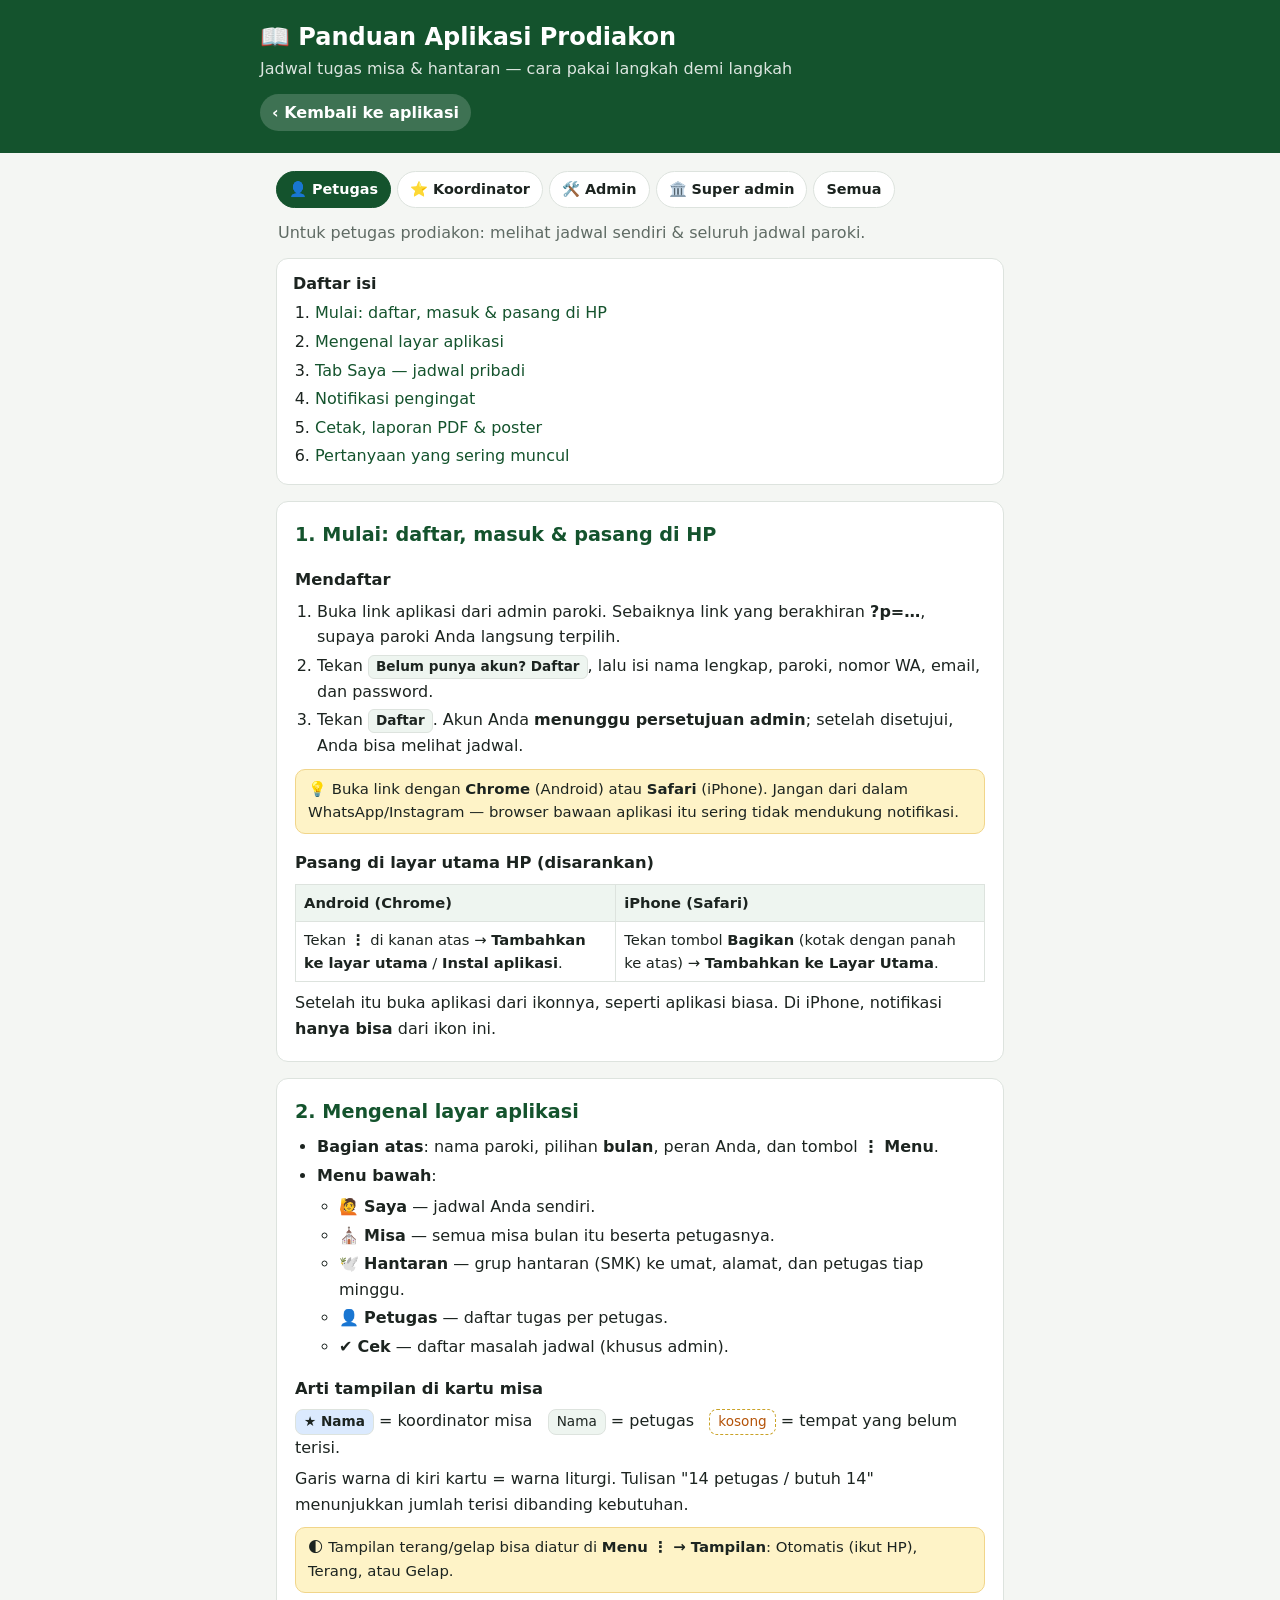
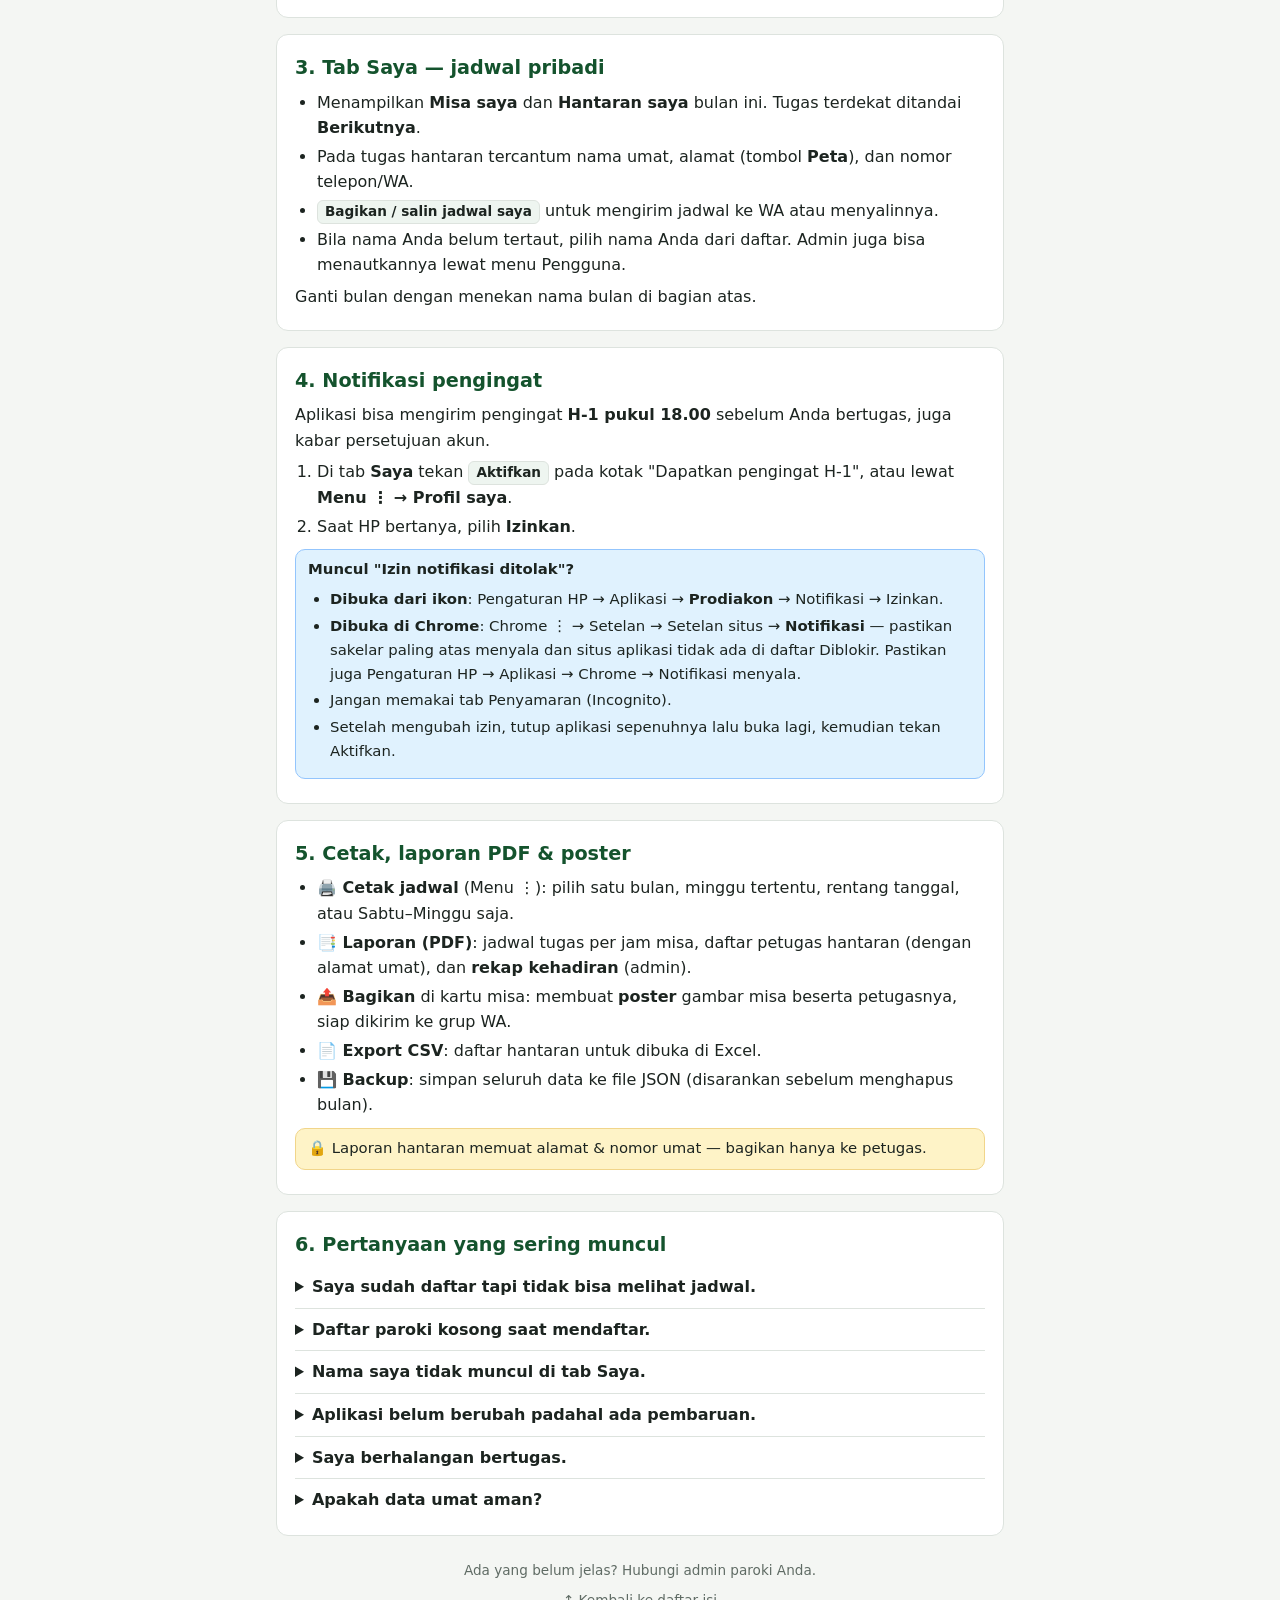
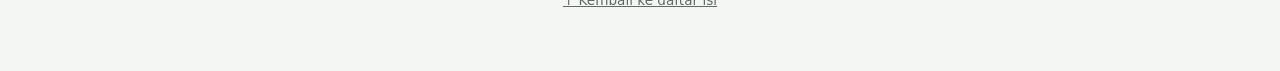
<file: panduan.html>
<!doctype html>
<html lang="id">
<head>
  <meta charset="utf-8">
  <meta name="viewport" content="width=device-width, initial-scale=1, viewport-fit=cover">
  <meta name="theme-color" content="#14532d">
  <meta name="color-scheme" content="light dark">
  <title>Panduan Aplikasi Prodiakon</title>
  <link rel="icon" href="icons/icon.svg" type="image/svg+xml">
  <style>
    :root {
      --bg: #f4f6f3; --card: #fff; --ink: #1c2420; --muted: #5f6b64; --line: #dde3de;
      --brand: #14532d; --brand-ink: #14532d; --soft: #eef5f0; --tip: #fef3c7; --tip-line: #f1d58a;
      --note: #e0f2fe; --note-line: #93c5fd; --koor: #dbeafe;
      color-scheme: light dark;
    }
    @media (prefers-color-scheme: dark) {
      :root {
        --bg: #0f1412; --card: #1a211d; --ink: #e6ece8; --muted: #9ba8a0; --line: #2f3a34;
        --brand: #166534; --brand-ink: #4ade80; --soft: #1f2a24; --tip: #352d1a; --tip-line: #8a6420;
        --note: #12324a; --note-line: #2c5d85; --koor: #1d3557;
      }
    }
    * { box-sizing: border-box; }
    html { scroll-behavior: smooth; scroll-padding-top: 12px; }
    body { margin: 0; background: var(--bg); color: var(--ink); font: 16px/1.6 system-ui, -apple-system, "Segoe UI", Roboto, sans-serif; }
    header { background: var(--brand); color: #fff; padding: calc(env(safe-area-inset-top) + 22px) 16px 22px; }
    header .in, main { max-width: 760px; margin: 0 auto; }
    header h1 { margin: 0 0 4px; font-size: 1.5rem; line-height: 1.25; }
    header p { margin: 0; opacity: .85; }
    header a.back { display: inline-block; margin-top: 12px; color: #fff; font-weight: 600; text-decoration: none; padding: 6px 12px; border-radius: 99px; background: rgba(255,255,255,.18); }
    main { padding: 16px 16px 60px; }
    nav.toc { background: var(--card); border: 1px solid var(--line); border-radius: 12px; padding: 12px 16px; }
    nav.toc b { display: block; margin-bottom: 4px; }
    nav.toc ol { margin: 0; padding-left: 22px; }
    nav.toc a { color: var(--brand-ink); text-decoration: none; }
    nav.toc a:hover { text-decoration: underline; }
    .roles { display: grid; grid-template-columns: repeat(auto-fit, minmax(160px, 1fr)); gap: 8px; margin: 14px 0 0; }
    .role { background: var(--card); border: 1px solid var(--line); border-radius: 12px; padding: 10px 12px; font-size: .92rem; }
    .role b { display: block; }
    section { background: var(--card); border: 1px solid var(--line); border-radius: 12px; padding: 4px 18px 14px; margin-top: 16px; }
    h2 { font-size: 1.2rem; margin: 14px 0 6px; color: var(--brand-ink); }
    h3 { font-size: 1.02rem; margin: 16px 0 4px; }
    p { margin: 6px 0; }
    ol, ul { padding-left: 22px; margin: 6px 0; }
    li { margin: 3px 0; }
    .who { display: inline-block; font-size: .72rem; font-weight: 700; padding: 1px 8px; border-radius: 99px; background: var(--soft); color: var(--brand-ink); vertical-align: middle; margin-left: 6px; }
    .btn { display: inline-block; font-size: .85em; font-weight: 700; padding: 0 7px; border-radius: 6px; border: 1px solid var(--line); background: var(--soft); white-space: nowrap; }
    .tip, .note { border-radius: 10px; padding: 8px 12px; margin: 10px 0; font-size: .93rem; }
    .tip { background: var(--tip); border: 1px solid var(--tip-line); }
    .note { background: var(--note); border: 1px solid var(--note-line); }
    .chipdemo { display: inline-block; font-size: .85rem; padding: 1px 8px; border-radius: 8px; background: var(--soft); border: 1px solid var(--line); }
    .chipdemo.k { background: var(--koor); font-weight: 700; }
    .chipdemo.e { background: transparent; border: 1px dashed #c9a227; color: #b45309; }
    table { border-collapse: collapse; width: 100%; font-size: .92rem; margin: 8px 0; }
    th, td { border: 1px solid var(--line); padding: 6px 8px; text-align: left; vertical-align: top; }
    th { background: var(--soft); }
    details { border-top: 1px solid var(--line); padding: 8px 0; }
    details:first-of-type { border-top: 0; }
    summary { cursor: pointer; font-weight: 600; }
    .tabs { display: flex; gap: 6px; overflow-x: auto; padding: 2px 0 10px; scrollbar-width: none; }
    .tabs::-webkit-scrollbar { display: none; }
    .tabs a { flex: none; text-decoration: none; color: var(--ink); background: var(--card); border: 1px solid var(--line); border-radius: 99px; padding: 6px 12px; font-size: .9rem; font-weight: 600; }
    .tabs a.on { background: var(--brand); border-color: var(--brand); color: #fff; }
    .intro { margin: 2px 2px 12px; color: var(--muted); }
    main { counter-reset: bab; }
    section:not([hidden]) h2::before { counter-increment: bab; content: counter(bab) ". "; }
    footer { text-align: center; color: var(--muted); font-size: .85rem; margin-top: 24px; }
    a.top { display: inline-block; margin-top: 8px; font-size: .85rem; color: var(--muted); }
  </style>
</head>
<body>
  <header>
    <div class="in">
      <h1>📖 Panduan Aplikasi Prodiakon</h1>
      <p>Jadwal tugas misa &amp; hantaran — cara pakai langkah demi langkah</p>
      <a class="back" href="./">‹ Kembali ke aplikasi</a>
    </div>
  </header>

  <main>
    <div class="tabs" role="tablist" aria-label="Panduan untuk">
      <a href="?peran=petugas" data-peran="petugas">👤 Petugas</a>
      <a href="?peran=koordinator" data-peran="koordinator">⭐ Koordinator</a>
      <a href="?peran=admin" data-peran="admin">🛠️ Admin</a>
      <a href="?peran=super" data-peran="super">🏛️ Super admin</a>
      <a href="?peran=semua" data-peran="semua">Semua</a>
    </div>
    <p class="intro" id="intro"></p>
    <nav class="toc" id="isi"><b>Daftar isi</b><ol id="tocList"></ol></nav>

    <section id="mulai" data-peran="petugas">
      <h2>Mulai: daftar, masuk &amp; pasang di HP</h2>
      <h3>Mendaftar</h3>
      <ol>
        <li>Buka link aplikasi dari admin paroki. Sebaiknya link yang berakhiran <b>?p=…</b>, supaya paroki Anda langsung terpilih.</li>
        <li>Tekan <span class="btn">Belum punya akun? Daftar</span>, lalu isi nama lengkap, paroki, nomor WA, email, dan password.</li>
        <li>Tekan <span class="btn">Daftar</span>. Akun Anda <b>menunggu persetujuan admin</b>; setelah disetujui, Anda bisa melihat jadwal.</li>
      </ol>
      <div class="tip">💡 Buka link dengan <b>Chrome</b> (Android) atau <b>Safari</b> (iPhone). Jangan dari dalam WhatsApp/Instagram — browser bawaan aplikasi itu sering tidak mendukung notifikasi.</div>

      <h3>Pasang di layar utama HP (disarankan)</h3>
      <table>
        <tr><th>Android (Chrome)</th><th>iPhone (Safari)</th></tr>
        <tr>
          <td>Tekan <b>⋮</b> di kanan atas → <b>Tambahkan ke layar utama</b> / <b>Instal aplikasi</b>.</td>
          <td>Tekan tombol <b>Bagikan</b> (kotak dengan panah ke atas) → <b>Tambahkan ke Layar Utama</b>.</td>
        </tr>
      </table>
      <p>Setelah itu buka aplikasi dari ikonnya, seperti aplikasi biasa. Di iPhone, notifikasi <b>hanya bisa</b> dari ikon ini.</p>
    </section>

    <section id="layar" data-peran="petugas">
      <h2>Mengenal layar aplikasi</h2>
      <ul>
        <li><b>Bagian atas</b>: nama paroki, pilihan <b>bulan</b>, peran Anda, dan tombol <b>⋮ Menu</b>.</li>
        <li><b>Menu bawah</b>:
          <ul>
            <li>🙋 <b>Saya</b> — jadwal Anda sendiri.</li>
            <li>⛪ <b>Misa</b> — semua misa bulan itu beserta petugasnya.</li>
            <li>🕊️ <b>Hantaran</b> — grup hantaran (SMK) ke umat, alamat, dan petugas tiap minggu.</li>
            <li>👤 <b>Petugas</b> — daftar tugas per petugas.</li>
            <li>✔️ <b>Cek</b> — daftar masalah jadwal (khusus admin).</li>
          </ul>
        </li>
      </ul>
      <h3>Arti tampilan di kartu misa</h3>
      <p><span class="chipdemo k">★ Nama</span> = koordinator misa &nbsp; <span class="chipdemo">Nama</span> = petugas &nbsp; <span class="chipdemo e">kosong</span> = tempat yang belum terisi.</p>
      <p>Garis warna di kiri kartu = warna liturgi. Tulisan "14 petugas / butuh 14" menunjukkan jumlah terisi dibanding kebutuhan.</p>
      <div class="tip">🌓 Tampilan terang/gelap bisa diatur di <b>Menu ⋮ → Tampilan</b>: Otomatis (ikut HP), Terang, atau Gelap.</div>
    </section>

    <section id="saya" data-peran="petugas koordinator">
      <h2>Tab Saya — jadwal pribadi <span class="who">semua</span></h2>
      <ul>
        <li>Menampilkan <b>Misa saya</b> dan <b>Hantaran saya</b> bulan ini. Tugas terdekat ditandai <b>Berikutnya</b>.</li>
        <li>Pada tugas hantaran tercantum nama umat, alamat (tombol <b>Peta</b>), dan nomor telepon/WA.</li>
        <li><span class="btn">Bagikan / salin jadwal saya</span> untuk mengirim jadwal ke WA atau menyalinnya.</li>
        <li>Bila nama Anda belum tertaut, pilih nama Anda dari daftar. Admin juga bisa menautkannya lewat menu Pengguna.</li>
      </ul>
      <p>Ganti bulan dengan menekan nama bulan di bagian atas.</p>
    </section>

    <section id="notif" data-peran="petugas koordinator">
      <h2>Notifikasi pengingat <span class="who">semua</span></h2>
      <p>Aplikasi bisa mengirim pengingat <b>H-1 pukul 18.00</b> sebelum Anda bertugas, juga kabar persetujuan akun.</p>
      <ol>
        <li>Di tab <b>Saya</b> tekan <span class="btn">Aktifkan</span> pada kotak "Dapatkan pengingat H-1", atau lewat <b>Menu ⋮ → Profil saya</b>.</li>
        <li>Saat HP bertanya, pilih <b>Izinkan</b>.</li>
      </ol>
      <div class="note"><b>Muncul "Izin notifikasi ditolak"?</b>
        <ul>
          <li><b>Dibuka dari ikon</b>: Pengaturan HP → Aplikasi → <b>Prodiakon</b> → Notifikasi → Izinkan.</li>
          <li><b>Dibuka di Chrome</b>: Chrome ⋮ → Setelan → Setelan situs → <b>Notifikasi</b> — pastikan sakelar paling atas menyala dan situs aplikasi tidak ada di daftar Diblokir. Pastikan juga Pengaturan HP → Aplikasi → Chrome → Notifikasi menyala.</li>
          <li>Jangan memakai tab Penyamaran (Incognito).</li>
          <li>Setelah mengubah izin, tutup aplikasi sepenuhnya lalu buka lagi, kemudian tekan Aktifkan.</li>
        </ul>
      </div>
    </section>

    <section id="koor" data-peran="koordinator">
      <h2>Untuk koordinator: absen petugas <span class="who">koordinator</span></h2>
      <p>Bila Anda koordinator suatu misa, pada <b>hari misa</b> muncul kotak "Hari ini Anda koordinator" di tab Saya.</p>
      <ol>
        <li>Tekan <span class="btn">📋 Mulai absen</span> (atau <span class="btn">Absen petugas</span> di kartu misa).</li>
        <li>Centang petugas yang <b>hadir</b>. Ada tombol untuk mencentang semua sekaligus.</li>
        <li>Bila ada petugas yang digantikan orang lain, tekan namanya lalu pilih <b>penggantinya</b>.</li>
        <li>Tekan <span class="btn">Simpan</span>.</li>
      </ol>
      <p>Absen bisa dibuka lagi dan diperbaiki bila ada yang keliru.</p>
    </section>

    <section id="bulan" data-peran="admin">
      <h2>Membuat jadwal bulan baru <span class="who">admin</span></h2>
      <ol>
        <li>Buka <b>Menu ⋮ → 📅 Buat bulan baru</b>.</li>
        <li>Pilih bulannya. Biarkan tercentang:
          <ul>
            <li><b>Buat misa rutin tiap akhir pekan</b> — membuat misa M1–M4 sesuai jam misa paroki.</li>
            <li><b>Salin daftar grup &amp; umat hantaran</b> dari bulan sebelumnya — petugasnya dikosongkan, kecuali grup Privat/Jumat.</li>
          </ul>
        </li>
        <li>Tekan <span class="btn">Buat</span> <b>satu kali saja</b>, lalu tunggu sampai tulisan "⏳ Membuat jadwal…" selesai.</li>
      </ol>
      <div class="tip">💡 Label minggu dan catatan untuk petugas hantaran bisa diubah di <b>Menu ⋮ → ⚙️ Pengaturan bulan ini</b>. Dari situ juga bulan bisa dihapus (sebaiknya backup dulu).</div>
    </section>

    <section id="misa" data-peran="admin">
      <h2>Mengisi petugas misa <span class="who">admin</span></h2>
      <h3>Satu per satu</h3>
      <ol>
        <li>Di tab <b>Misa</b>, tekan kartu misanya.</li>
        <li>Pilih nama di <b>Tambah petugas</b>. Hanya petugas dari master yang bisa dipilih; yang berhalangan atau tidak bisa di jam itu tidak ditampilkan.</li>
        <li>Pilih <b>Koordinator</b>, lalu <span class="btn">Simpan</span>.</li>
      </ol>
      <p><span class="btn">🎲 Isi acak</span> di form misa mengambil petugas yang paling sedikit bertugas bulan ini.</p>
      <h3>Misa khusus</h3>
      <p>Tekan tombol <b>＋</b> di kanan bawah, pilih jenis <b>Misa khusus / lainnya</b>, isi nama misa, tanggal, jam, tempat, dan jumlah petugas.</p>
      <h3>Isi otomatis semua yang kurang</h3>
      <p>Di atas daftar misa ada kotak "… tempat petugas misa belum terisi" dengan tombol <span class="btn">Isi otomatis</span>. Aplikasi menyusun usulan, Anda periksa dulu, lalu simpan. Aturannya:</p>
      <ul>
        <li>Hanya petugas aktif yang tidak berhalangan dan tidak dikecualikan di jam itu.</li>
        <li>Satu orang tidak dipasang dua kali di akhir pekan yang sama.</li>
        <li>Yang paling sedikit bertugas bulan ini didahulukan, sisanya acak.</li>
        <li>Jumlah petugas tidak melebihi kebutuhan misa.</li>
      </ul>
    </section>

    <section id="hantaran" data-peran="admin">
      <h2>Mengatur hantaran <span class="who">admin</span></h2>
      <p>Hantaran = layanan mengantar Komuni (SMK) ke umat yang sakit/lansia setelah misa. Setiap <b>grup</b> berisi satu atau beberapa umat dan dilayani satu petugas tiap minggu.</p>
      <h3>Mengubah grup</h3>
      <ol>
        <li>Di tab <b>Hantaran</b>, tekan <span class="btn">Ubah</span> pada grup.</li>
        <li>Tambah/hapus umat (dari Master umat) dan pilih petugas tiap minggu.</li>
        <li>Pilihan petugas otomatis dari <b>wilayah yang sama</b> dengan umat. Centang "Ambil petugas dari wilayah lain" bila perlu.</li>
      </ol>
      <h3>Isi otomatis hantaran</h3>
      <p>Tombol <span class="btn">Isi otomatis</span> di tab Hantaran mengisi kolom petugas yang masih kosong (minggu ini ke depan). Aturannya:</p>
      <ul>
        <li>Petugas aktif, <b>satu wilayah</b> dengan umat, tidak berhalangan, dan <b>tidak dicentang "Tidak ikut hantaran"</b>.</li>
        <li>Belum mengantar hantaran lain dan tidak bertugas misa di jam lain pada akhir pekan itu.</li>
        <li>Diutamakan yang <b>sudah bertugas di misa jam itu</b>, lalu yang paling sedikit mendapat hantaran.</li>
        <li>Bila misa jam itu sudah penuh, hanya petugas misa itu yang boleh dipilih.</li>
        <li>Yang tidak mendapat calon dibiarkan kosong beserta alasannya.</li>
      </ul>
      <div class="note">Petugas hantaran otomatis <b>ditambahkan ke misa</b> pada hari &amp; jam yang sama, karena setelah misa langsung mengantar.</div>
    </section>

    <section id="master" data-peran="admin">
      <h2>Data master <span class="who">admin</span></h2>
      <p>Buka dari <b>Menu ⋮ → Master data</b>.</p>
      <h3>👤 Master petugas</h3>
      <ul>
        <li>Nama (sesuai di jadwal), telepon, wilayah asal, catatan, dan status <b>Aktif</b>.</li>
        <li><b>Tidak bisa bertugas rutin di</b> — centang jam misa yang tidak pernah bisa diikuti (mis. tidak bisa Sabtu sore).</li>
        <li><b>Tidak ikut hantaran</b> — petugas tidak dipilih saat isi otomatis hantaran (masih bisa dipilih manual).</li>
        <li><b>Berhalangan</b> — tanggal sementara tidak bisa bertugas (sakit, ke luar kota). Bisa juga lewat Menu ⋮ → 🚫 Petugas berhalangan.</li>
        <li>Mengganti nama otomatis mengganti nama itu di semua jadwal.</li>
      </ul>
      <h3>🏠 Master umat</h3>
      <p>Umat penerima hantaran: nama, lingkungan, alamat, telepon. Dipakai lintas bulan.</p>
      <h3>🗺️ Wilayah &amp; lingkungan</h3>
      <p>Setiap lingkungan masuk ke satu wilayah. Wilayah umat (dari lingkungannya) dipakai untuk mencocokkan petugas hantaran.</p>
      <h3>⛪ Pengaturan paroki</h3>
      <p>Nama, kota, logo, <b>jam misa rutin &amp; jumlah petugas</b> (format <code>M1 | Sabtu | 17.30 | 14</code>), dan slot hantaran tambahan. Perubahan jam berlaku untuk bulan berikutnya.</p>
      <h3>🤝 Sponsor</h3>
      <p>Kartu "Didukung oleh …" di bawah tab Saya dan Misa, dengan periode tayang.</p>
    </section>

    <section id="cek" data-peran="admin">
      <h2>Tab Cek <span class="who">admin</span></h2>
      <p>Daftar hal yang perlu dibereskan. Contohnya:</p>
      <ul>
        <li>Grup hantaran yang belum ada petugasnya.</li>
        <li>Petugas hantaran yang tidak tercantum di misa jam yang sama.</li>
        <li>Petugas yang berhalangan atau "tidak bisa di jam itu" tetapi tetap terjadwal.</li>
        <li>Nama di jadwal yang tidak ada di Master petugas, atau petugas tidak aktif yang masih terjadwal.</li>
        <li>Lingkungan yang belum masuk wilayah, atau umat dengan lingkungan yang tidak dikenal.</li>
      </ul>
      <p>Tekan salah satu baris untuk langsung membuka data terkait. Tanggal yang sudah lewat tidak ditampilkan. Angka merah di ikon Cek = jumlah masalah.</p>
    </section>

    <section id="cetak" data-peran="petugas admin">
      <h2>Cetak, laporan PDF &amp; poster</h2>
      <ul>
        <li><b>🖨️ Cetak jadwal</b> (Menu ⋮): pilih satu bulan, minggu tertentu, rentang tanggal, atau Sabtu–Minggu saja.</li>
        <li><b>📑 Laporan (PDF)</b>: jadwal tugas per jam misa, daftar petugas hantaran (dengan alamat umat), dan <b>rekap kehadiran</b> (admin).</li>
        <li><b>📤 Bagikan</b> di kartu misa: membuat <b>poster</b> gambar misa beserta petugasnya, siap dikirim ke grup WA.</li>
        <li><b>📄 Export CSV</b>: daftar hantaran untuk dibuka di Excel.</li>
        <li><b>💾 Backup</b>: simpan seluruh data ke file JSON (disarankan sebelum menghapus bulan).</li>
      </ul>
      <div class="tip">🔒 Laporan hantaran memuat alamat &amp; nomor umat — bagikan hanya ke petugas.</div>
    </section>

    <section id="pengguna" data-peran="admin super">
      <h2>Menyetujui pengguna <span class="who">admin</span></h2>
      <ol>
        <li>Buka <b>Menu ⋮ → 👥 Pengguna</b>. Pendaftar baru ada di bagian <b>Menunggu persetujuan</b>.</li>
        <li>Pilih <b>Nama di jadwal</b> untuk menautkan akun ke petugas yang sudah ada. Bila dikosongkan, nama pendaftar ditambahkan ke Master petugas.</li>
        <li>Tekan <span class="btn">Setujui</span>.</li>
      </ol>
      <p>Tombol lain: <b>Jadikan admin</b>, <b>Cabut akses</b>, dan (super admin) <b>Hapus akun</b>.</p>
    </section>

    <section id="super" data-peran="super">
      <h2>Super admin <span class="who">super admin</span></h2>
      <ul>
        <li><b>🏛️ Master paroki</b>: tambah paroki baru, ubah data, salin link pendaftaran paroki (<code>?p=kode</code>).</li>
        <li><b>🔁 Ganti paroki</b>: pindah ke paroki lain — lewat menu atau dengan menekan nama paroki di bagian atas.</li>
        <li>Di menu <b>Pengguna</b> ada bagian <b>Menunggu di paroki lain</b> untuk paroki yang belum punya admin. Tekan <span class="btn">Buka paroki</span>, setujui, lalu angkat salah satu jadi admin.</li>
      </ul>
    </section>

    <section id="faq" data-peran="petugas koordinator admin super">
      <h2>Pertanyaan yang sering muncul</h2>
      <details><summary>Saya sudah daftar tapi tidak bisa melihat jadwal.</summary>
        <p>Akun menunggu persetujuan admin paroki. Hubungi admin, lalu tekan <b>Cek lagi</b> setelah disetujui.</p></details>
      <details><summary>Daftar paroki kosong saat mendaftar.</summary>
        <p>Biasanya karena sinyal. Tekan Daftar sekali lagi, atau minta link paroki yang berakhiran <code>?p=…</code> dari admin.</p></details>
      <details><summary>Nama saya tidak muncul di tab Saya.</summary>
        <p>Pilih nama Anda dari daftar di tab Saya, atau minta admin menautkan akun Anda di menu Pengguna.</p></details>
      <details><summary>Aplikasi belum berubah padahal ada pembaruan.</summary>
        <p>Tutup aplikasi sepenuhnya (geser dari daftar aplikasi yang terbuka), lalu buka lagi. Ulangi sekali bila perlu.</p></details>
      <details><summary>Saya berhalangan bertugas.</summary>
        <p>Beri tahu admin agar dicatat sebagai <b>berhalangan</b>. Aplikasi tidak akan memasang Anda pada tanggal itu, dan tab Cek akan menandai jadwal yang perlu diganti.</p></details>
      <details><summary>Apakah data umat aman?</summary>
        <p>Hanya pengguna yang sudah disetujui admin paroki yang bisa melihat data paroki itu. Paroki lain tidak bisa melihatnya.</p></details>
    </section>

    <footer>
      Ada yang belum jelas? Hubungi admin paroki Anda.<br>
      <a class="top" href="#isi">↑ Kembali ke daftar isi</a>
    </footer>
  </main>
  <script>
    // Panduan per peran: ?peran=petugas | koordinator | admin | super | semua (bawaan: petugas)
    (function () {
      var INTRO = {
        petugas: 'Untuk petugas prodiakon: melihat jadwal sendiri & seluruh jadwal paroki.',
        koordinator: 'Untuk koordinator misa: petugas yang ditunjuk memimpin satu misa dan mengisi absen.',
        admin: 'Untuk admin paroki: membuat & mengubah jadwal serta data paroki.',
        super: 'Untuk super admin: mengelola semua paroki.',
        semua: 'Seluruh isi panduan untuk semua peran.'
      };
      var q = new URLSearchParams(location.search).get('peran');
      var peran = INTRO[q] ? q : 'petugas';
      document.querySelectorAll('.tabs a').forEach(function (a) { a.classList.toggle('on', a.dataset.peran === peran); });
      document.getElementById('intro').textContent = INTRO[peran];
      var toc = document.getElementById('tocList');
      document.querySelectorAll('section[data-peran]').forEach(function (sec) {
        var show = peran === 'semua' || sec.dataset.peran.split(' ').indexOf(peran) >= 0;
        sec.hidden = !show;
        if (!show) return;
        var h = sec.querySelector('h2').cloneNode(true), w = h.querySelector('.who');
        if (w) w.remove();
        var li = document.createElement('li'), a = document.createElement('a');
        a.href = '#' + sec.id; a.textContent = h.textContent.trim(); li.appendChild(a); toc.appendChild(li);
      });
      if (peran !== 'semua') document.querySelectorAll('.who').forEach(function (w) { w.remove(); });
    })();
  </script>
</body>
</html>
</file>
